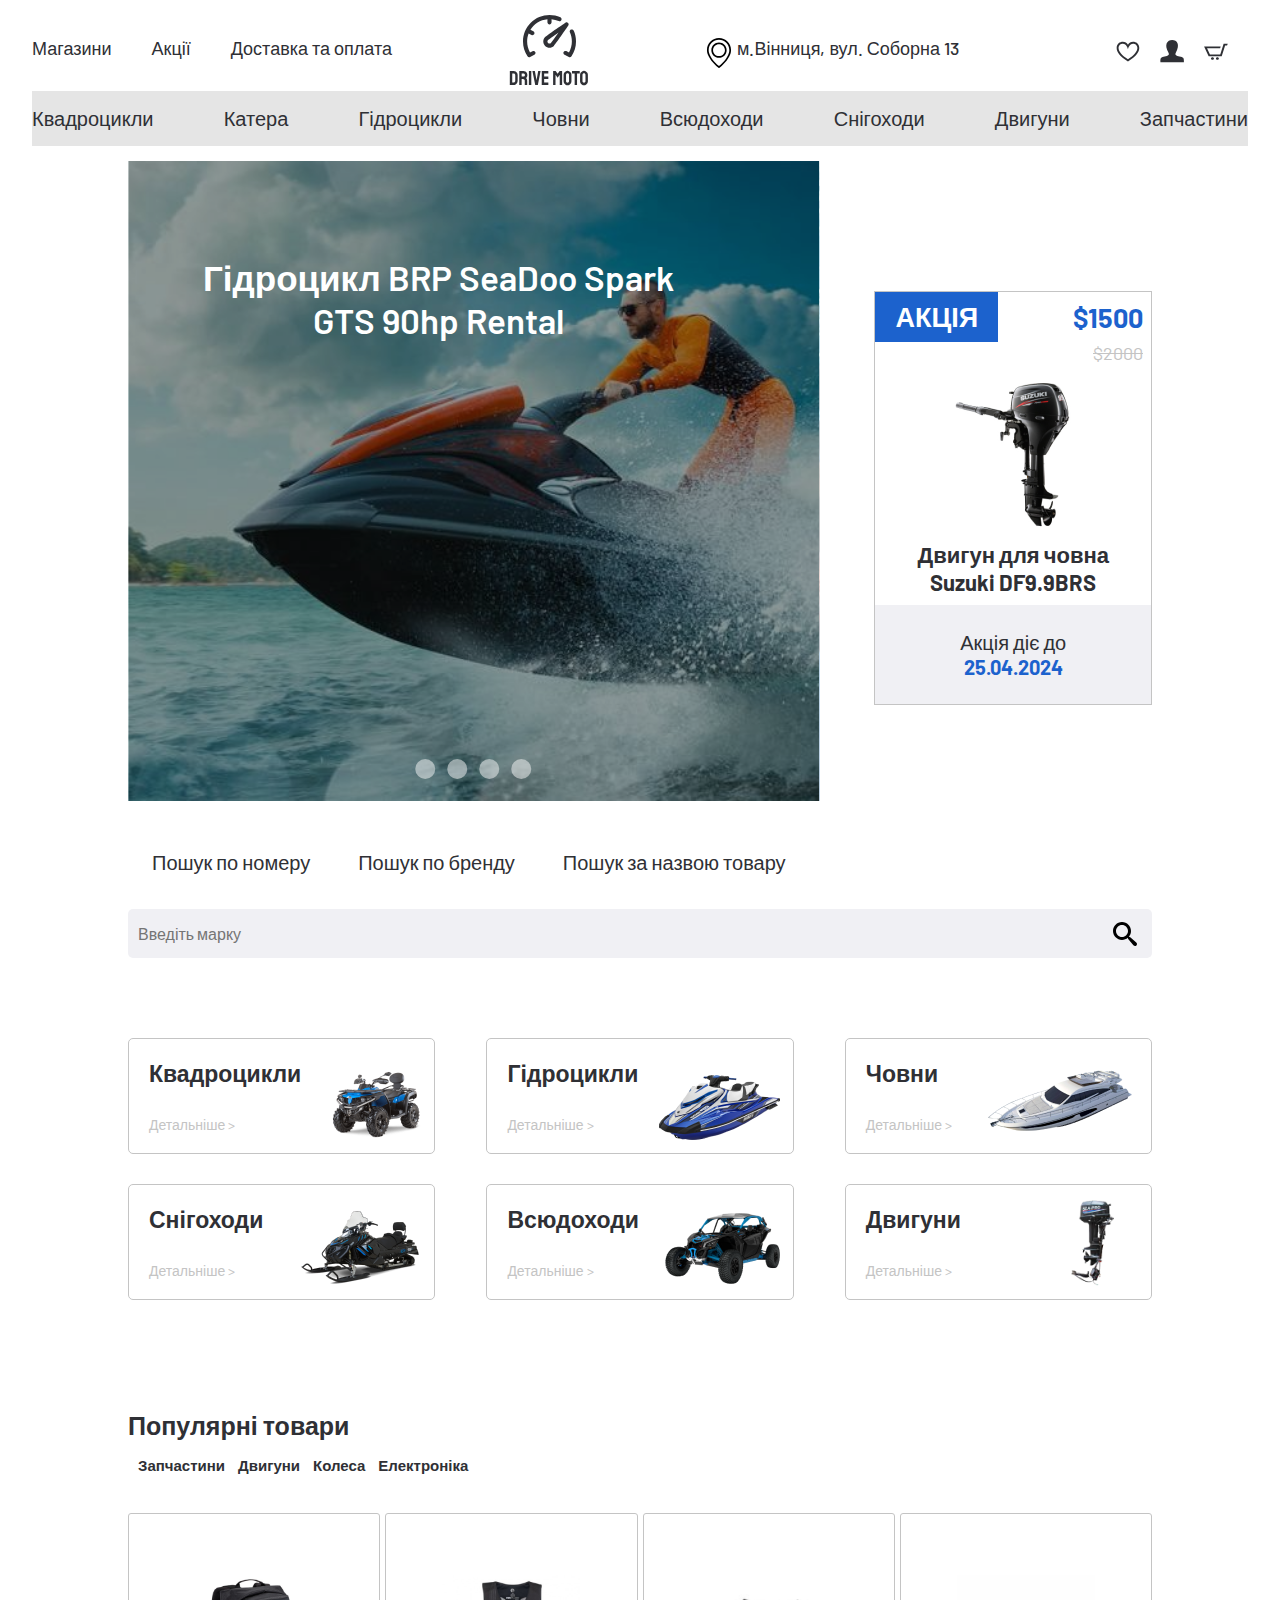
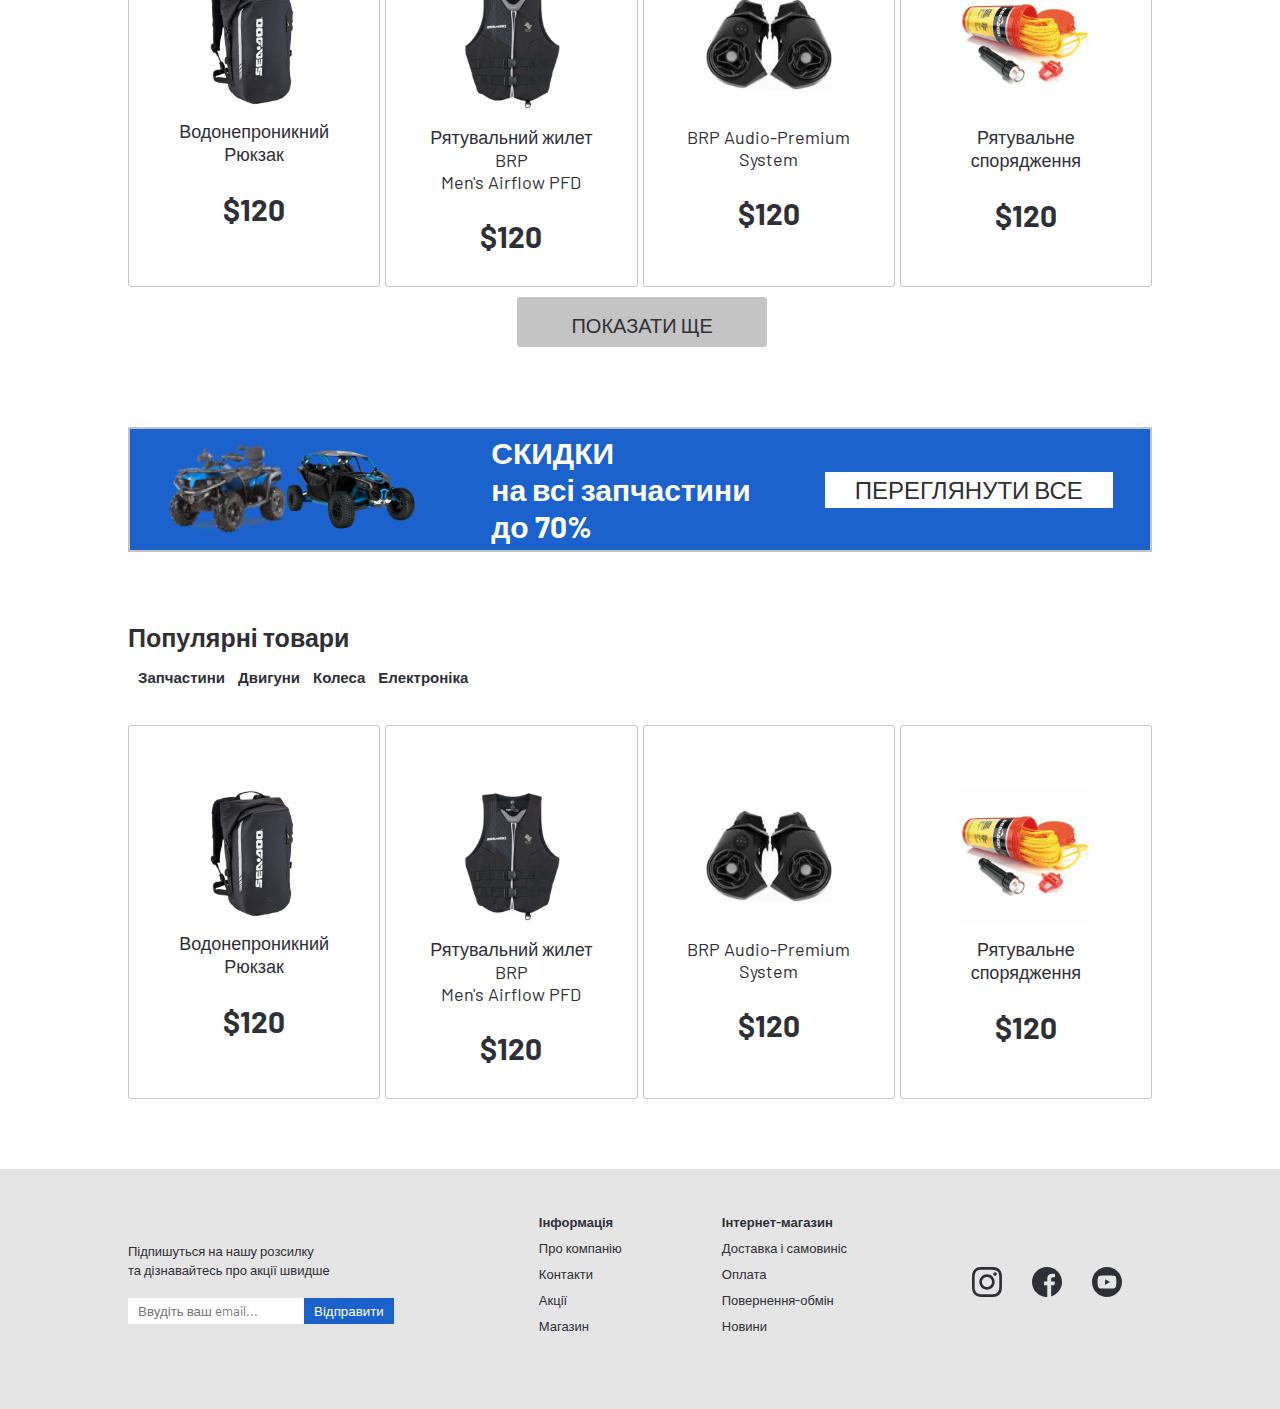
<file: index.html>
<!DOCTYPE html>
<html lang="en">
  <head>
    <meta charset="UTF-8" />
    <meta name="viewport" content="width=device-width, initial-scale=1.0" />
    <title>Document</title>
    <link rel="stylesheet" href="./main.css" />
    <link rel="stylesheet" href="./slider.css" />
    <link rel="preconnect" href="https://fonts.googleapis.com" />
    <link rel="preconnect" href="https://fonts.gstatic.com" crossorigin />
    <link
      href="https://fonts.googleapis.com/css2?family=Barlow:ital,wght@0,100;0,200;0,300;0,400;0,500;0,600;0,700;0,800;0,900;1,100;1,200;1,300;1,400;1,500;1,600;1,700;1,800;1,900&family=Staatliches&display=swap"
      rel="stylesheet"
    />
  </head>
  <body>
    <header class="header">
      <div class="burger_menu">
        <img
          class="burger_img"
          src="./img/icon/burg.svg"
          alt="burger menu icon"
        />
        <div class="burger_nav">
          <div class="burger_nav_icon">
            <img src="./img/icon/akk.svg" alt="" />
            <img src="./img/icon/akk.svg" alt="" />
            <img src="./img/icon/ser.svg" alt="" />
            <img src="./img/icon/kosh.svg" alt="" />
            <img width="25" src="./img/icon/dim.svg" alt="" />
            <img width="30" src="./img/icon/Percentage.svg" alt="" />
            <img src="./img/icon/Dos.svg" alt="" />
            <img width="30" src="./img/icon/ATV.svg" alt="" />
            <img width="30" src="./img/icon/Yacht.svg" alt="" />
            <img width="30" src="./img/icon/Jet Ski.svg" alt="" />
            <img src="./img/icon/boat.svg" alt="" />
            <img src="./img/icon/UTV.svg" alt="" />
            <img src="./img/icon/Snowmobile.svg" alt="" />
            <img src="./img/icon/Engine.svg" alt="" />
            <img src="./img/icon/Gears.svg" alt="" />
          </div>
          <ul>
            <li>Увійти</li>
            <li>Реєстрація</li>
            <li>Улюблені</li>
            <li>Корзина</li>
            <li>Магазини</li>
            <li>Акції</li>
            <li>Доставка та оплата</li>
            <li>Квадроцикли</li>
            <li>Катера</li>
            <li>Гідроцикли</li>
            <li>Човни</li>
            <li>Всюдоходи</li>
            <li>Снігоходи</li>
            <li>Двигуни</li>
            <li>Запчастини</li>
          </ul>
        </div>
        <p class="logo_text">DRIVE MOTO</p>
        <div class="header_icon">
          <img src="./img/icon/ser.svg" alt="" />
          <img src="./img/icon/akk.svg" alt="" />
          <img src="./img/icon/kosh.svg" alt="" />
        </div>
      </div>
      <div class="header_desctop">
        <div class="desc_header_box">
          <ul class="desc_header_box_nav">
            <li>Магазини</li>
            <li>Акції</li>
            <li>Доставка та оплата</li>
          </ul>
          <img class="logo_img" src="./img/icon/лого.svg" alt="logo" />
          <div class="adress_box">
            <img src="./img/icon/adres.svg" alt="" />
            <p class="header_adress">м.Вінниця, вул. Соборна 13</p>
          </div>

          <ul class="desc_header_icon">
            <li><img src="./img/icon/ser.svg" alt="" /></li>
            <li><img src="./img/icon/akk.svg" alt="" /></li>
            <li><img src="./img/icon/kosh.svg" alt="" /></li>
            <li></li>
          </ul>
        </div>
        <div class="desc_header_burger">
          <ul class="desc_header_burger_nav">
            <li>Квадроцикли</li>
            <li>Катера</li>
            <li>Гідроцикли</li>
            <li>Човни</li>
            <li>Всюдоходи</li>
            <li>Снігоходи</li>
            <li>Двигуни</li>
            <li>Запчастини</li>
          </ul>
        </div>
      </div>
    </header>
    <main>
      <section class="desc_main_con">
        <section class="baner_box">
          <!-- slider start -->
          <div class="slider middle">
            <div class="backdrop"></div>
            <div class="slides">
              <input type="radio" name="r" id="r1" checked />
              <input type="radio" name="r" id="r2" />
              <input type="radio" name="r" id="r3" />
              <input type="radio" name="r" id="r4" />

              <div class="slide s1">
                <p class="baner_text">
                  Гідроцикл BRP SeaDoo Spark <br />
                  GTS 90hp Rental
                </p>
                <img src="./img/1646234134534.jpeg" alt="scooter" class="img" />
              </div>
              <div class="slide">
                <p class="baner_text">
                  Гідроцикл BRP SeaDoo WAKE <br />
                  230hp PRO Teal blue
                </p>
                <img
                  src="./img/slider/slider-2.jpeg"
                  alt="scooter"
                  class="img"
                />
              </div>
              <div class="slide">
                <p class="baner_text">
                  Гідроцикл Spark 2-UP 900 <br />
                  Ho Ace Chili Pepper
                </p>
                <img
                  src="./img/slider/slider-3.jpeg"
                  alt="scooter"
                  class="img"
                />
              </div>
              <div class="slide">
                <p class="baner_text">
                  Гідроцикл Spark 2-UP 900 <br />
                  Ho Ace Pineapple
                </p>
                <img
                  src="./img/slider/slider-4.jpeg"
                  alt="scooter"
                  class="img"
                />
              </div>
            </div>
            <div class="navigation">
              <label for="r1" class="bar"></label>
              <label for="r2" class="bar"></label>
              <label for="r3" class="bar"></label>
              <label for="r4" class="bar"></label>
            </div>
          </div>
          <!-- slider end -->
        </section>
        <section class="promotion">
          <p class="promo_price"><span>Акція</span>$1500</p>
          <p class="old_price">$2000</p>
          <img
            width="125"
            src="./img/goods/438d21d0914ff349e903072c903b7b8a 1.png"
            alt=""
          />
          <p class="promo_good_name">Двигун для човна <br />Suzuki DF9.9BRS</p>
          <p class="promo_condition">
            Акція діє до<br /><span>25.04.2024</span>
          </p>
        </section>
      </section>

      <section class="goods_category">
        <article class="filter_box">
          <div class="filter">
            <p>Пошук по номеру</p>
            <p>Пошук по бренду</p>
            <p class="desc_text">Пошук за назвою товару</p>
          </div>
          <form class="search_form" action="">
            <input type="text" placeholder="Введіть марку" />
            <svg class="search_icon">
              <use href="./img/icon/symbol-defs.svg#icon-search"></use>
            </svg>
          </form>
        </article>
        <article class="category_box">
          <div class="goods_cat">
            <p class="goods_category_name">Квадроцикли</p>
            <p class="details">Детальніше ></p>
            <img src="./img/goods/kvad1.png" alt="" />
          </div>
          <div class="goods_cat">
            <p class="goods_category_name">Гідроцикли</p>
            <p class="details">Детальніше ></p>
            <img src="./img/goods/kat1.png" alt="" />
          </div>
          <div class="goods_cat">
            <p class="goods_category_name">Човни</p>
            <p class="details">Детальніше ></p>
            <img src="./img/goods/iahta.png" alt="" />
          </div>
          <div class="goods_cat">
            <p class="goods_category_name">Снігоходи</p>
            <p class="details">Детальніше ></p>
            <img src="./img/goods/snig.png" alt="" />
          </div>
          <div class="goods_cat">
            <p class="goods_category_name">Всюдоходи</p>
            <p class="details">Детальніше ></p>
            <img src="./img/goods/bagi.png" alt="" />
          </div>
          <div class="goods_cat">
            <p class="goods_category_name">Двигуни</p>
            <p class="details">Детальніше ></p>
            <img
              width="50"
              style="right: 33px"
              src="./img/goods/motor.png"
              alt=""
            />
          </div>
        </article>
      </section>
      <section class="popular_item">
        <p class="category_name">Популярні товари</p>
        <ul class="filter_item">
          <li>Запчастини</li>
          <li>Двигуни</li>
          <li>Колеса</li>
          <li>Електроніка</li>
        </ul>
        <div class="popular_item_box_phon">
          <div class="popular_item_box">
            <img src="./img/goods/back.png" alt="" />
            <p class="popular_item_name">Водонепроникний <br />Рюкзак</p>
            <p class="popular_item_price">$120</p>
          </div>
        </div>

        <div class="popular_item_box_con">
          <div class="popular_item_box">
            <img src="./img/goods/back.png" alt="" />
            <p class="popular_item_name">Водонепроникний <br />Рюкзак</p>
            <p class="popular_item_price">$120</p>
          </div>
          <div class="popular_item_box">
            <img src="./img/goods/jack.png" alt="" />
            <p class="popular_item_name">
              Рятувальний жилет BRP <br />
              Men's Airflow PFD
            </p>
            <p class="popular_item_price">$120</p>
          </div>
          <div class="popular_item_box">
            <img src="./img/goods/audio.png" alt="" />
            <p class="popular_item_name">
              BRP Audio-Premium <br />
              System
            </p>
            <p class="popular_item_price">$120</p>
          </div>
          <div class="popular_item_box">
            <img src="./img/goods/help.png" alt="" />
            <p class="popular_item_name">Рятувальне<br />спорядження</p>
            <p class="popular_item_price">$120</p>
          </div>
        </div>

        <ul class="popular_pagination">
          <li></li>
          <li></li>
          <li></li>
        </ul>
        <a href="">Показати ще</a>
        <article class="promo_baner">
          <p class="promo_baner_text">Скидки на всі запчастини <br />70%</p>
          <div class="promo_baner_btn_box">
            <img src="./img/goods/kvad1.png" alt="" />
            <p href="">Переглянути все</p>
            <img src="./img/goods/bagi.png" alt="" />
          </div>
        </article>
        <article class="promo_baner_desc">
          <div class="promo_baner_btn_box">
            <img style="width: 120px" src="./img/goods/kvad1.png" alt="" />
            <img style="width: 130px" src="./img/goods/bagi2.png" alt="" />
          </div>
          <p class="promo_baner_text">
            <span>Скидки</span> <br />
            на всі запчастини <br />
            до 70%
          </p>
          <p class="btn_more" href="">Переглянути все</p>
        </article>
        <div class="popular_item_desc">
          <p class="category_name">Популярні товари</p>
          <ul class="filter_item">
            <li>Запчастини</li>
            <li>Двигуни</li>
            <li>Колеса</li>
            <li>Електроніка</li>
          </ul>
          <div class="popular_item_box_con">
            <div class="popular_item_box">
              <img src="./img/goods/back.png" alt="" />
              <p class="popular_item_name">Водонепроникний <br />Рюкзак</p>
              <p class="popular_item_price">$120</p>
            </div>
            <div class="popular_item_box">
              <img src="./img/goods/jack.png" alt="" />
              <p class="popular_item_name">
                Рятувальний жилет BRP <br />
                Men's Airflow PFD
              </p>
              <p class="popular_item_price">$120</p>
            </div>
            <div class="popular_item_box">
              <img src="./img/goods/audio.png" alt="" />
              <p class="popular_item_name">
                BRP Audio-Premium <br />
                System
              </p>
              <p class="popular_item_price">$120</p>
            </div>
            <div class="popular_item_box">
              <img src="./img/goods/help.png" alt="" />
              <p class="popular_item_name">Рятувальне<br />спорядження</p>
              <p class="popular_item_price">$120</p>
            </div>
          </div>
        </div>
      </section>
    </main>
    <footer>
      <section class="footer">
        <form action="">
          <label for="">
            <span
              >Підпишуться на нашу розсилку<br />та дізнавайтесь про акції
              швидше</span
            >
            <div>
              <input type="email" placeholder="Ввудіть ваш email..." />
              <button>Відправити</button>
            </div>
          </label>
        </form>
        <div class="info_footer footer">
          <ul>
            <li>Інформація</li>
            <li>Про компанію</li>
            <li>Контакти</li>
            <li>Акції</li>
            <li>Магазин</li>
          </ul>
          <ul>
            <li>Інтернет-магазин</li>
            <li>Доставка і самовиніс</li>
            <li>Оплата</li>
            <li>Повернення-обмін</li>
            <li>Новини</li>
          </ul>
        </div>
        <div class="footel_icon">
          <img src="./img/icon/instagram.svg" alt="" />
          <img src="./img/icon/facebook 1.svg" alt="" />
          <img src="./img/icon/youtube 1.svg" alt="" />
        </div>
      </section>
    </footer>
  </body>
</html>
</file>
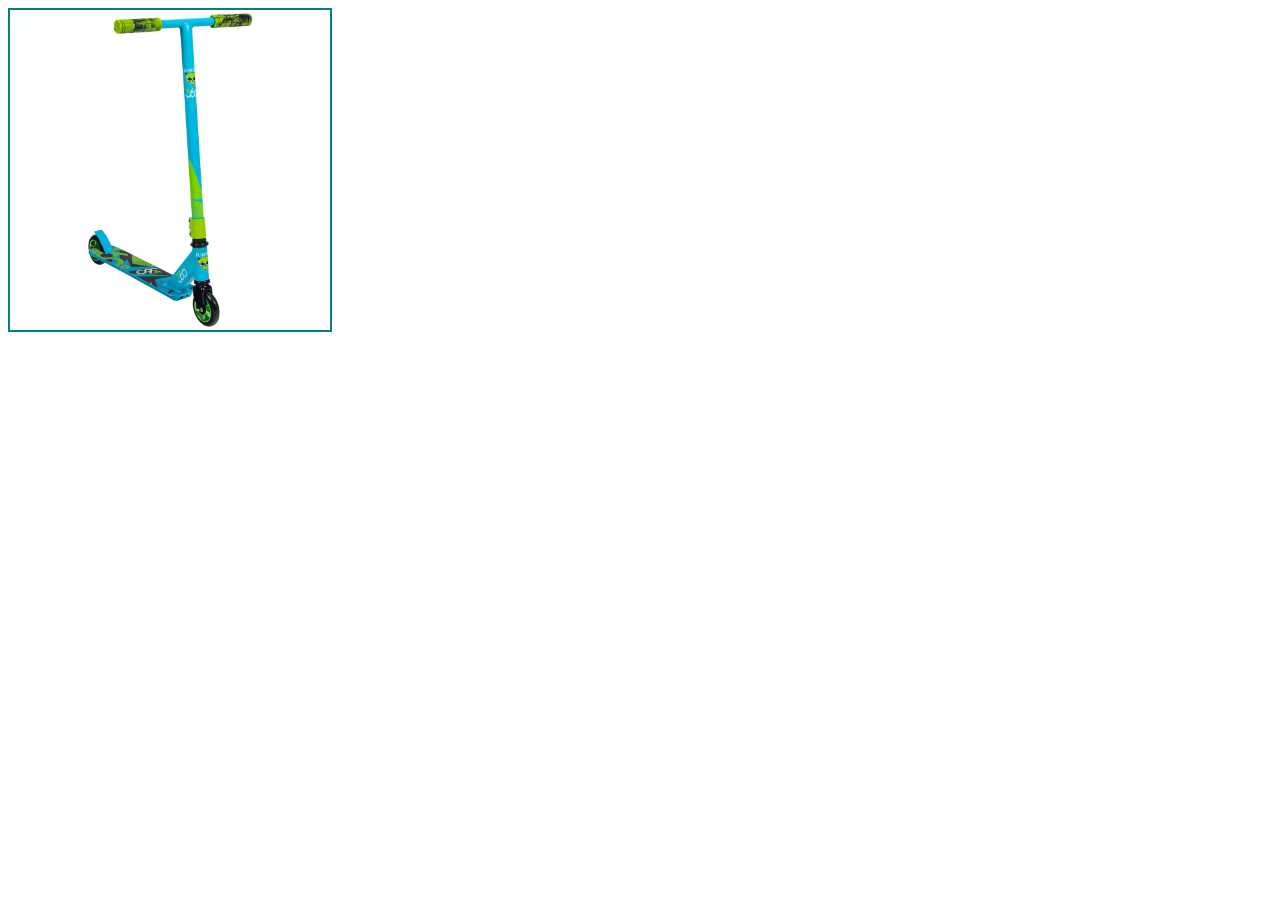
<file: img_adapt.html>
<!DOCTYPE html>
<html lang="en">
  <head>
    <meta charset="UTF-8" />
    <meta name="viewport" content="width=device-width, initial-scale=1.0" />
    <title>Document</title>
    <style>
      .box {
        border: 2px solid teal;
        width: 320px;
        height: 320px;
        overflow: hidden;
      }
      img {
        max-width: 100%;
      }
    </style>
  </head>
  <body>
    <div class="box">
      <!-- <img src="./img/img_adapt/1000.jpg" class="desctop" alt="" />
      <img src="./img/img_adapt/760.jpg" class="tablet" alt="" />
      <img src="./img/img_adapt/480.jpeg" class="mobile" alt="" /> -->
      <picture>
        <source srcset="./img/img_adapt/480.jpeg" media="(max-width:430px)" />
        <source srcset="./img/img_adapt/760.jpg" media="(max-width:768px)" />
        <img src="./img/img_adapt/1000.jpg" alt="" />
      </picture>
      <!-- <img src="./img/img_adapt/1000.jpg" srcset="./img/img_adapt/760.jpg 2x, ./img/img_adapt/480.jpeg 2x"> -->
    </div>
  </body>
</html>
</file>
<file: main.css>
:root {
  --main_text: #2f3035;
  --accent_text: #1c62cd;
  --base_color: #f0f0f4;
  --light_color: #c4c4c4;
  --white_color: #ffff;
}
* {
  font-family: "Barlow", sans-serif;
  padding: 0;
  margin: 0;
  list-style-type: none;
  box-sizing: border-box;
}
body {
  width: 100vw;
  height: 100vh;
  color: var(--main_text);
}
.header,
.burger_menu {
  width: 100%;
  display: flex;
  align-items: center;
  justify-content: space-around;
  margin-top: 15px;
  margin-bottom: 15px;
}
.burger_menu {
  z-index: 3;
}
.header_desctop {
  display: none;
}
.desc_header_burger {
  display: none;
}
.logo_text {
  font-size: 26px;
  font-size: 600;
}
.burger_nav {
  position: fixed;
  top: 0;
  left: -80%;
  background-color: #ffffff;
  opacity: 0.9;
  width: 80%;
  height: 100%;
  display: flex;
}
.burger_nav ul li {
  color: var(--main_text);
  padding: 15px;
  border-bottom: 1px solid rgb(201, 201, 201);
  font-size: 20px;
}
.burger_nav_icon {
  display: flex;
  flex-direction: column;
  margin-top: 15px;
  margin-left: 5px;
}
.burger_nav_icon img:not(:first-child) {
  padding-top: 26px;
}
.burger_img:hover + .burger_nav,
.burger_nav:hover {
  left: 0;
}
.baner_box {
  width: 100vw;
  height: 50vw;
  display: flex;
  /* background-image: url(./img/1646234134534.jpeg);
  background-repeat: no-repeat;
  background-size: cover; */
  position: relative;
}
.backdrop {
  width: 100%;
  height: 100%;
  background-color: #0404046b;
  display: flex;
  align-items: flex-end;
  position: absolute;
  top: 0;
  left: 0;
  z-index: 1;
}
.baner_text {
  color: var(--white_color);
  font-size: 25px;
  font-weight: 600;
  position: absolute;
  top: 20px;
  left: 20px;
  text-align: center;
  z-index: 2;
}
.pagination {
  width: 71px;
  display: flex;
  align-items: center;
  justify-content: space-between;
  margin: 0 auto;
  margin-bottom: 15px;
}
.pagination li {
  width: 7px;
  height: 7px;
  border-radius: 50%;
  border: 1px solid var(--white_color);
}
.promotion {
  width: 80%;
  border: 1px solid var(--light_color);
  margin: 0 auto;
  margin-top: 40px;
  display: flex;
  flex-direction: column;
  align-items: center;
}
.promo_price {
  width: 100%;
  display: flex;
  align-items: center;
  justify-content: space-between;
  color: var(--accent_text);
  font-size: 27px;
  font-weight: 700;
  padding-right: 8px;
}
.promo_price span {
  padding: 8px 20px;
  background-color: var(--accent_text);
  color: var(--white_color);
  text-transform: uppercase;
}
.old_price {
  width: 100%;
  text-align: right;
  color: var(--light_color);
  padding-right: 8px;
  text-decoration: line-through;
  font-size: 18px;
}
.promo_good_name {
  text-align: center;
  font-size: 22px;
  font-weight: 700;
}
.promo_condition {
  width: 100%;
  padding: 25px 20px;
  background-color: var(--base_color);
  text-align: center;
  font-size: 20px;
  margin-top: 10px;
}
.promo_condition span {
  color: var(--accent_text);
  font-size: 20px;
  font-weight: 700;
}
.goods_category {
  width: 100%;
  margin-bottom: 80px;
}
.filter_box {
  width: 100%;
}
.filter {
  display: flex;
  align-items: center;
  justify-content: space-around;
}
.filter p {
  padding: 24px;
  font-size: 20px;
  cursor: pointer;
}
.filter p:hover {
  border-bottom: 2px solid var(--accent_text);
  font-weight: 600;
}
.search_form {
  width: 90%;
  margin: 0 auto;
  margin-bottom: 80px;
  position: relative;
}
.search_form input {
  width: 100%;
  padding: 15px 10px;
  background-color: var(--base_color);
  font-size: 16px;
  border: none;
  border-radius: 5px;
}
.search_icon {
  width: 24px;
  height: 24px;
  position: absolute;
  top: 13px;
  right: 15px;
}
.search_form input:focus {
  border: 2px solid var(--accent_text);
  outline-color: var(--accent_text);
}
.category_box {
  width: 80%;
  margin: 0 auto;
}
.goods_cat {
  border: 1px solid var(--light_color);
  border-radius: 5px;
  padding: 20px;
  margin-bottom: 30px;
  position: relative;
}
.goods_cat:hover {
  .goods_category_name {
    color: var(--accent_text);
  }
  cursor: pointer;
}
.goods_category_name {
  font-size: 23px;
  font-weight: 800;
}
.details {
  font-size: 14px;
  margin-top: 28px;
  color: var(--light_color);
}
.goods_cat img {
  position: absolute;
  bottom: 13px;
  right: 13px;
}
.popular_item {
  width: 100%;
  display: flex;
  flex-direction: column;
  align-items: center;
  justify-content: center;
}
.category_name {
  font-size: 25px;
  font-weight: 800;
  margin-bottom: 15px;
  cursor: default;
}
.filter_item {
  width: 100%;
  display: flex;
  align-items: center;
  justify-content: center;
  padding: 0 10px;
  margin-bottom: 27px;
}
.desc_text {
  display: none;
}
.filter_item li {
  font-size: 15px;
  font-weight: 800;
  padding-bottom: 10px;
  margin-right: 13px;
  cursor: pointer;
}
.filter_item li:hover {
  border-bottom: 2px solid var(--accent_text);
}
.popular_item_box_phon {
  width: 80%;
}
.popular_item_box {
  width: 100%;
  border: 1px solid var(--light_color);
  border-radius: 3px;
  padding: 61px 34px 32px 34px;
  display: flex;
  flex-direction: column;
  align-items: center;
  cursor: pointer;
}
.popular_item_box_con {
  display: none;
}
.popular_item_name {
  text-align: center;
  font-size: 18px;
  margin-top: 13px;
  margin-bottom: 25px;
}
.popular_item_price {
  font-size: 30px;
  font-weight: 700;
}
.popular_pagination {
  display: flex;
}
.popular_pagination li:not(:last-child) {
  margin-right: 24px;
}
.popular_pagination li {
  border-color: var(--light_color);
  background-color: var(--light_color);
  border: 1px solid;
  border-radius: 50%;
  width: 14px;
  height: 14px;
  margin-top: 20px;
  margin-bottom: 37px;
}
.popular_pagination li:hover {
  border-color: var(--accent_text);
  background-color: var(--accent_text);
}
.popular_item a {
  width: 250px;
  height: 50px;
  padding: 15px 43px;
  font-size: 20px;
  background-color: var(--light_color);
  border: 1px solid var(--light_color);
  border-radius: 3px;
  align-items: center;
  justify-content: center;
  text-align: center;
  text-decoration: none;
  color: #2f3035;
  text-transform: uppercase;
}
.promo_baner {
  width: 80%;
  height: 125px;
  margin-top: 80px;
  background-color: var(--accent_text);
  border: 2px solid var(--light_color);
}
.promo_baner_desc {
  display: none;
}
.promo_baner_text {
  text-align: center;
  font-size: 18px;
  font-weight: 700;
  color: var(--white_color);
}
.promo_baner_btn_box {
  display: flex;
  align-items: center;
  justify-content: space-around;
  flex-direction: row;
}
.promo_baner_btn_box p {
  font-size: 14px;
  color: var(--main_text);
  text-transform: uppercase;
  padding: 8px 12px;
  background-color: var(--white_color);
  text-align: center;
  cursor: pointer;
}
.popular_item_desc {
  display: none;
}
footer {
  display: none;
}
@media (min-width: 720px) and (max-width: 1000px) {
  .category_box {
    display: flex;
    flex-wrap: wrap;
    gap: 5%;
  }
  .goods_cat {
    width: calc(95% / 2);
  }
  .burger_nav ul li {
    font-size: 25px;
  }
  .baner_text {
    font-size: 45px;
    text-align: left;
    top: 78px;
    left: 55px;
  }
  .promotion {
    width: 60%;
  }
  .filter p {
    font-size: 22px;
  }

  .search_form input {
    width: 75%;
    margin-left: 90px;
  }
  .search_icon {
    right: 95px;
  }
  .popular_item_box {
    width: 65%;
    justify-content: center;
    margin-left: 105px;
  }
  .burger_nav_icon img:not(:first-child) {
    padding-top: 33px;
  }
  .promo_baner {
    width: 65%;
  }
  .header,
  .burger_menu {
    justify-content: space-between;
    margin: 15px 55px 15px 20px;
  }
}
@media (min-width: 1001px) {
  .burger_menu {
    display: none;
  }
  .header_desctop {
    display: block;
    width: 95%;
    margin: 0 auto;
  }
  .desc_header_box {
    display: flex;
    align-items: center;
    justify-content: space-between;
  }
  .desc_header_box_nav {
    display: flex;
    align-items: center;
  }
  .desc_header_burger {
    display: block;
    width: 100%;
    margin: 0 auto;
  }
  .desc_header_burger_nav {
    display: flex;
    width: 100%;
    height: 55px;
    background-color: #e5e5e5;
    align-items: center;
    justify-content: space-between;
  }
  .desc_header_burger_nav li {
    font-weight: 400;
    font-size: 20px;
    cursor: pointer;
  }
  .desc_header_burger_nav li:hover {
    font-weight: 600;
    border-bottom: 2px solid var(--accent_text);
  }
  .desc_header_box_nav li,
  .header_adress {
    margin-right: 40px;
    font-size: 18px;
    font-weight: 500;
    cursor: pointer;
    padding-bottom: 10px;
  }
  .desc_header_box_nav li:hover {
    color: var(--accent_text);
    border-bottom: 2px solid var(--accent_text);
  }
  .desc_header_box_nav li:last-child {
    margin-right: 0;
  }
  .logo_img {
    width: 80px;
  }
  .adress_box {
    display: flex;
    align-items: center;
  }
  .adress_box img {
    margin-right: 5px;
  }
  .desc_header_icon {
    display: flex;
    align-items: center;
  }
  .desc_header_icon li img {
    margin-right: 20px;
    width: 24px;
    cursor: pointer;
  }
  .desc_header_icon li:hover {
    fill: var(--accent_text);
  }
  main {
    width: 80vw;
    margin: 0 auto;
  }
  .desc_main_con {
    display: flex;
  }
  .promotion {
    width: 50%;
    border: 1px solid var(--light_color);
    margin: 0 auto;
    margin-top: 130px;
    display: flex;
    flex-direction: column;
    align-items: center;
    height: 100%;
    margin-left: 55px;
  }
  .baner_text {
    top: 95px;
    left: 75px;
    font-size: 35px;
  }
  .desc_text {
    display: block;
  }
  .filter {
    align-items: start;
    justify-content: start;
    margin: 25px 0 10px 0;
  }
  .filter p:hover {
    background-color: #e5e5e5;
    font-weight: 600;
    border-bottom: none;
    border-radius: 5px;
  }
  .search_form {
    width: 100%;
  }
  .category_box {
    display: flex;
    flex-wrap: wrap;
    gap: 5%;
  }
  .goods_cat {
    width: 30%;
  }
  .goods_cat:hover {
    .goods_category_name {
      color: var(--accent_text);
    }
    box-shadow: 0px 0px 94px 0px rgba(133, 133, 133, 1);
  }
  .category_box {
    width: 100%;
  }
  .popular_item,
  .filter_item {
    align-items: start;
    justify-content: start;
  }
  .filter_item {
    height: 30px;
  }
  .popular_pagination {
    display: none;
  }
  .popular_item a {
    align-items: center;
    justify-content: center;
  }
  .popular_item_box_phon {
    display: none;
  }
  .popular_item_box_con {
    display: flex;
    width: 100%;
    gap: 5px;
  }
  .popular_item_box_con div {
    width: 25%;
    height: auto;
  }
  .popular_item_box_con div img {
    width: 138px;
  }
  .popular_item a {
    display: block;
    margin-left: 38%;
    margin-top: 10px;
  }
  .promo_baner {
    display: none;
  }
  .promo_baner_desc {
    display: flex;
    width: 100%;
    height: 125px;
    margin-top: 80px;
    background-color: var(--accent_text);
    border: 2px solid var(--light_color);
    align-items: center;
    justify-content: space-around;
  }
  .promo_baner_btn_box {
    display: flex;
  }
  .promo_baner_text {
    text-align: start;
    font-size: 30px;
  }
  .promo_baner_text span {
    text-transform: uppercase;
  }
  .btn_more {
    font-size: 24px;
    color: var(--main_text);
    text-transform: uppercase;
    padding: 3px 30px;
    background-color: var(--white_color);
    text-align: center;
    cursor: pointer;
  }
  .popular_item_desc {
    display: block;
    width: 100%;
    margin-top: 70px;
  }
  footer {
    display: block;
    width: 100%;
    background-color: #e5e5e5;
    margin-top: 70px;
  }
  .footer {
    display: flex;
    width: 80%;
    align-items: center;
    justify-content: space-around;
    margin: 0 auto;
    padding: 20px 0 35px 0;
  }
  form {
    width: 25%;
    margin-right: 30px;
  }
  form label span {
    font-size: 13px;
  }
  form div {
    display: flex;
    margin-top: 20px;
  }
  form div input {
    padding: 5px 10px;
    border: none;
  }
  form div button {
    padding: 5px 10px;
    border: none;
    background-color: var(--accent_text);
    color: var(--white_color);
  }
  .info_footer {
    justify-content: center;
    align-items: center;
    margin: 0 auto;
  }
  .info_footer ul:first-child {
    margin-right: 100px;
  }
  .info_footer ul li {
    padding: 5px 0;
    font-size: 13px;
  }
  .info_footer ul li:first-child {
    font-weight: 600;
  }
  .footel_icon {
    display: flex;
  }
  .footel_icon img {
    padding-right: 30px;
  }
}
</file>
<file: slider.css>
* {
  margin: 0;
  padding: 0;
}

.slider {
  width: 100%;
  height: 100%;
  overflow: hidden;
}

.middle {
  position: absolute;
  top: 50%;
  left: 50%;
  transform: translate(-50%, -50%);
}

.navigation {
  position: absolute;
  bottom: 16px;
  left: 50%;
  transform: translateX(-50%);
  display: flex;
  z-index: 3;
}

.bar {
  width: 20px;
  height: 20px;
  margin: 6px;
  cursor: pointer;
  background-color: #fafafa;
  opacity: 0.5;
  border-radius: 50%;
  transition: all 0.4s ease;
  z-index: 2;
}

.bar:hover {
  opacity: 1;
  transform: scale(1.1);
}

input[name="r"] {
  position: absolute;
  visibility: hidden;
}

.slides {
  width: 400%;
  height: 100%;
  display: flex;
}

.slide {
  width: 25%;
  transition: all 0.6s ease;
  position: relative;
}

.img {
  width: 100%;
  height: 100%;
  object-fit: cover;
}

#r1:checked ~ .s1 {
  margin-left: 0;
}

#r2:checked ~ .s1 {
  margin-left: -25%;
}

#r3:checked ~ .s1 {
  margin-left: -50%;
}

#r4:checked ~ .s1 {
  margin-left: -75%;
}
/* @media (min-width: 1001px) {
  .middle {
    position: relative;
    top: 0;
    left: 0;
    transform: translate(0, 0);
  }
  .slider {
    width: 80%;
  }
} */
</file>
